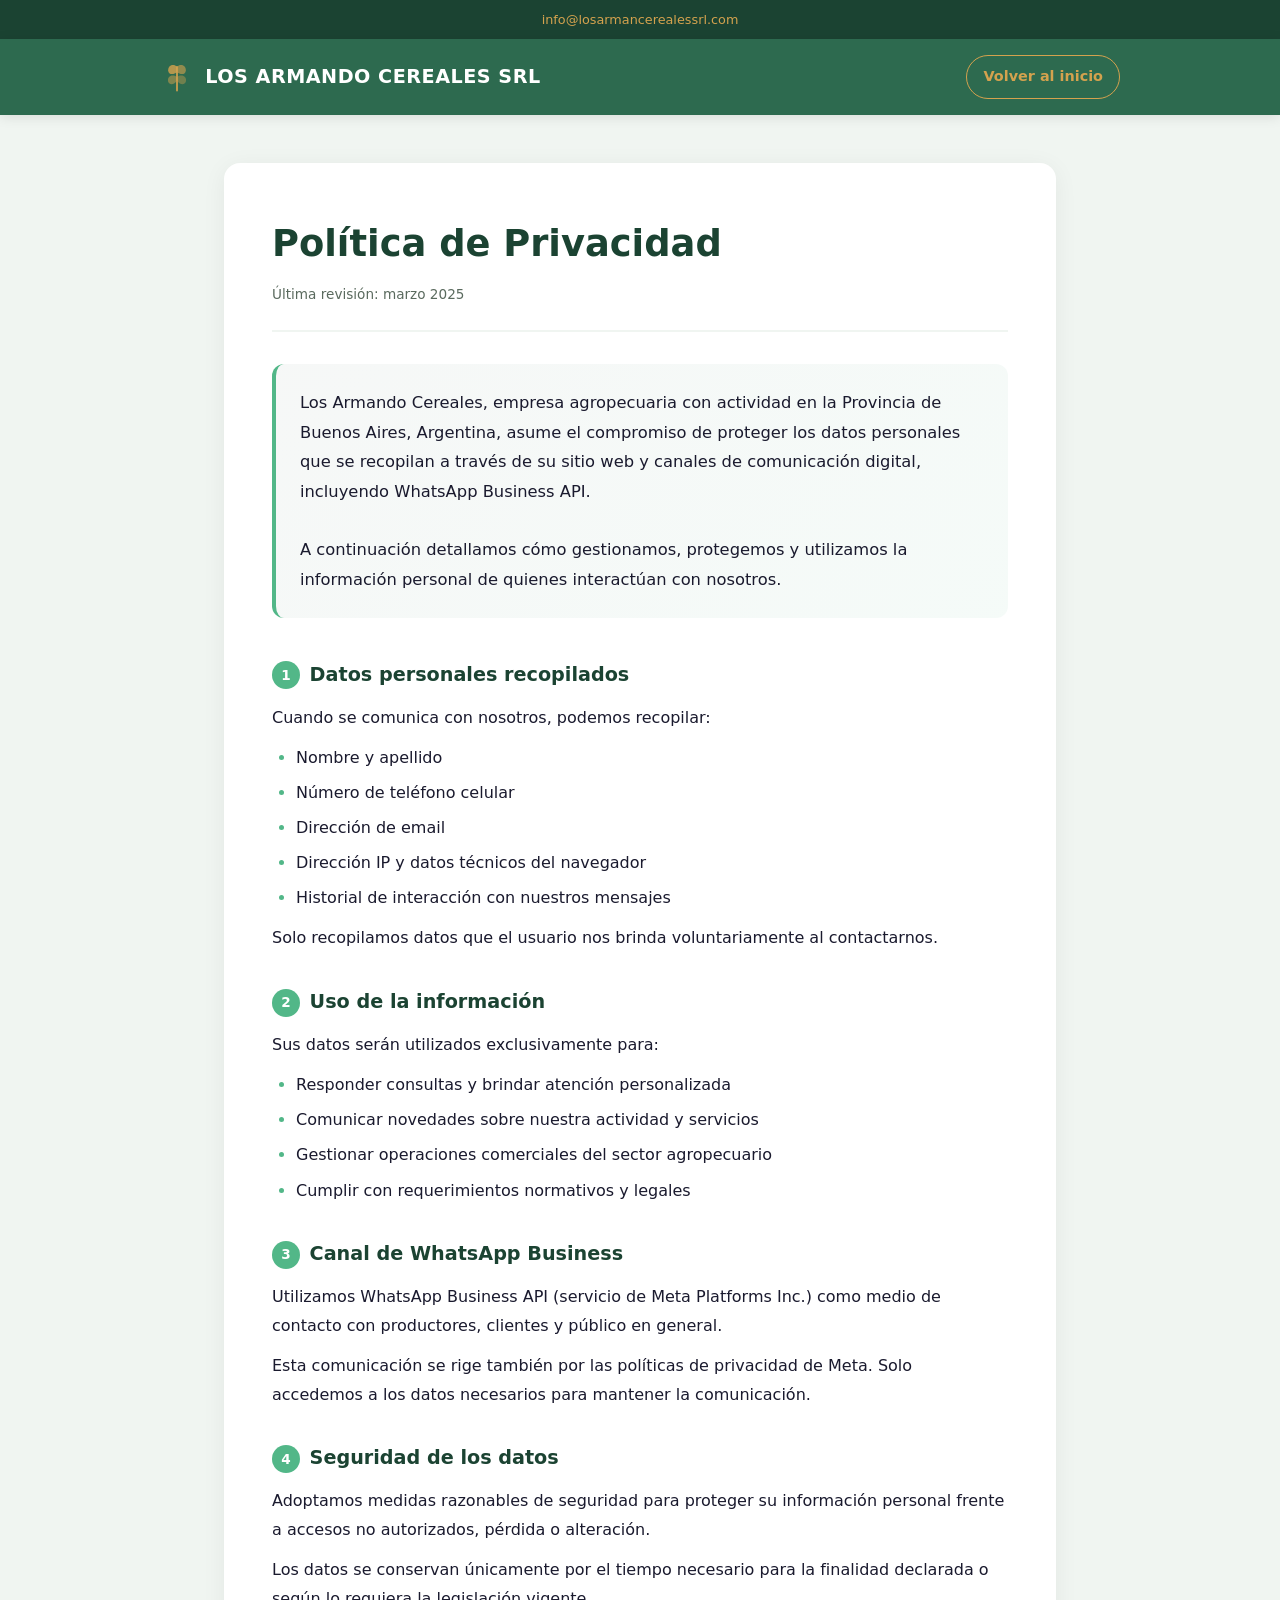
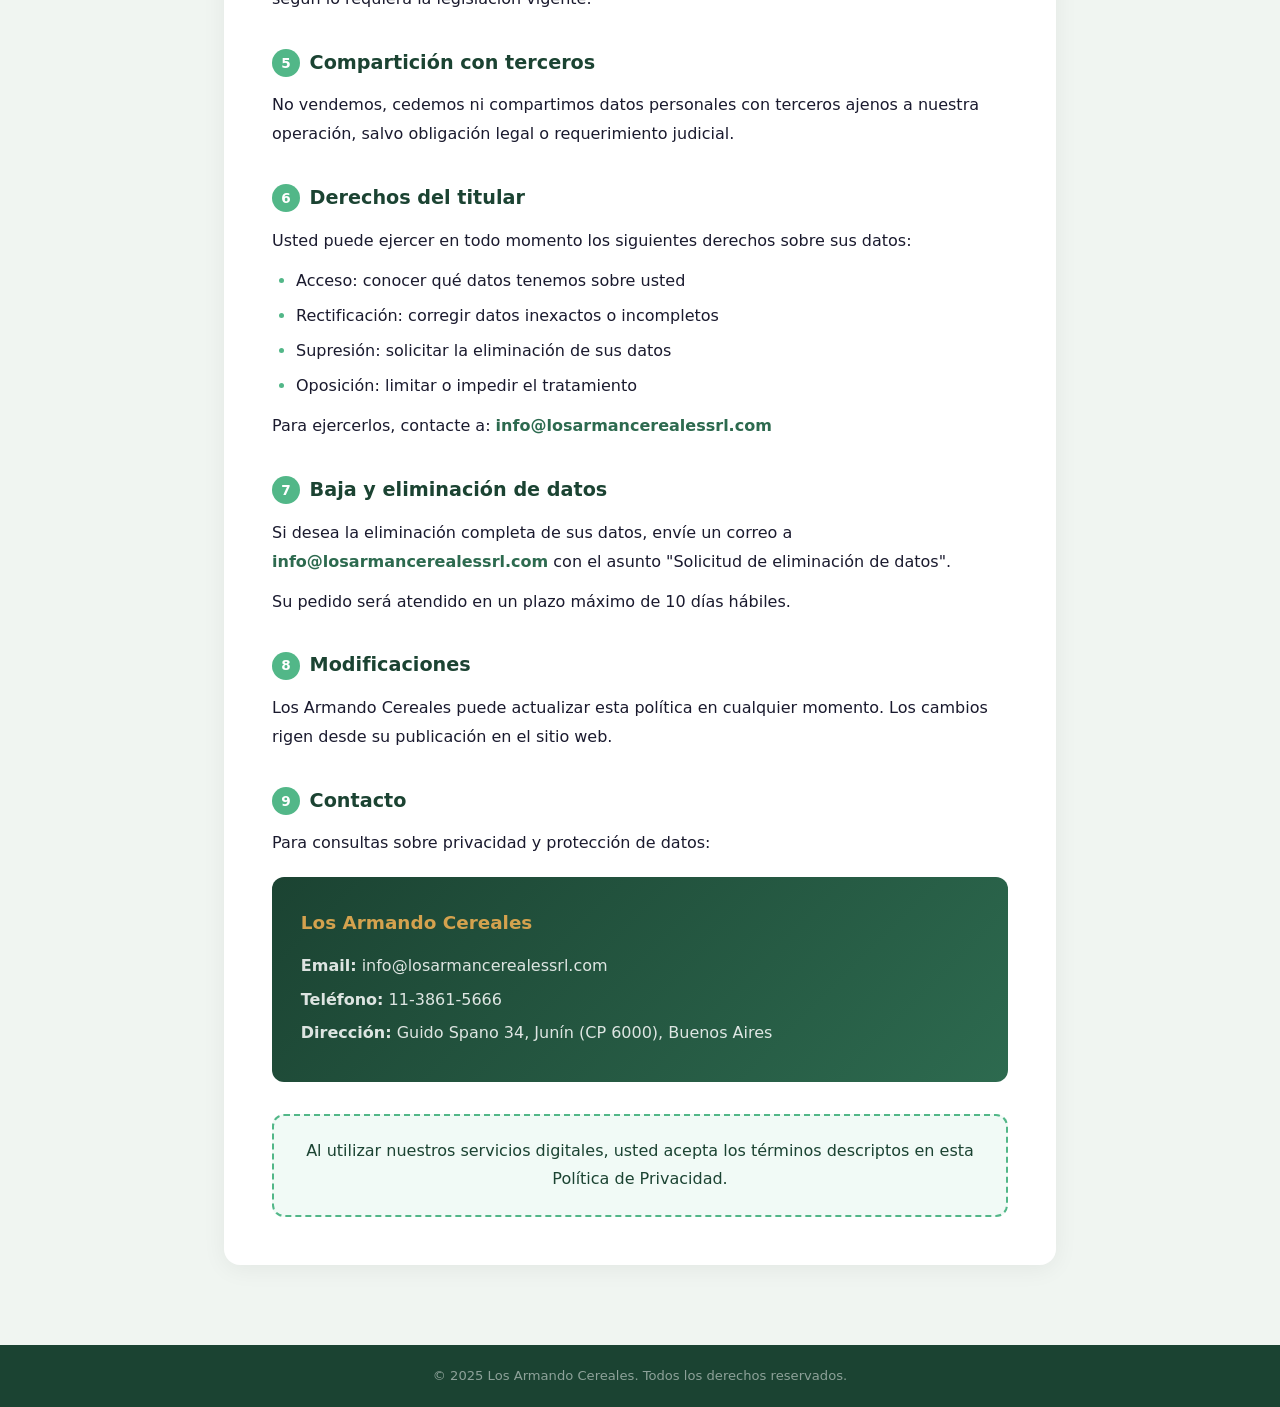
<file: politica-privacidad.html>
<!DOCTYPE html>
<html lang="es">
<head>
    <meta charset="UTF-8">
    <meta name="viewport" content="width=device-width, initial-scale=1.0">
    <title>Política de Privacidad - Los Armando Cereales SRL</title>
    <link rel="icon" type="image/svg+xml" href="favicon.svg">
    <style>
        :root {
            --primary: #1b4332;
            --secondary: #2d6a4f;
            --light-green: #52b788;
            --accent: #d4a24e;
            --bg-light: #f0f5f1;
            --bg-white: #ffffff;
            --text-dark: #1a1a2e;
            --text-gray: #5a6a5e;
        }

        * {
            margin: 0;
            padding: 0;
            box-sizing: border-box;
        }

        body {
            font-family: system-ui, -apple-system, 'Segoe UI', Roboto, sans-serif;
            line-height: 1.8;
            color: var(--text-dark);
            background: var(--bg-light);
        }

        /* Top Bar */
        .top-bar {
            background: var(--primary);
            color: rgba(255,255,255,0.7);
            font-size: 0.8rem;
            padding: 0.5rem 1.5rem;
            text-align: center;
        }

        .top-bar a {
            color: var(--accent);
            text-decoration: none;
        }

        /* Header */
        .site-header {
            background: var(--secondary);
            color: white;
            padding: 1rem 2rem;
            position: sticky;
            top: 0;
            z-index: 100;
            box-shadow: 0 2px 12px rgba(0,0,0,0.1);
        }

        .site-header-inner {
            max-width: 960px;
            margin: 0 auto;
            display: flex;
            justify-content: space-between;
            align-items: center;
        }

        .brand-link {
            display: flex;
            align-items: center;
            gap: 0.7rem;
            text-decoration: none;
            color: white;
        }

        .brand-link svg {
            width: 34px;
            height: 34px;
            color: var(--accent);
        }

        .brand-link strong {
            font-size: 1.2rem;
            letter-spacing: 0.5px;
        }

        .back-btn {
            color: var(--accent);
            text-decoration: none;
            font-weight: 600;
            font-size: 0.9rem;
            padding: 0.5rem 1rem;
            border: 1px solid var(--accent);
            border-radius: 50px;
            transition: all 0.3s ease;
        }

        .back-btn:hover {
            background: var(--accent);
            color: var(--primary);
        }

        /* Main */
        .main-wrapper {
            max-width: 880px;
            margin: 0 auto;
            padding: 3rem 1.5rem;
        }

        .policy-box {
            background: white;
            border-radius: 16px;
            padding: 3rem;
            box-shadow: 0 4px 24px rgba(0,0,0,0.06);
        }

        .policy-box h1 {
            font-size: 2.3rem;
            color: var(--primary);
            margin-bottom: 0.3rem;
        }

        .date-line {
            color: var(--text-gray);
            font-size: 0.85rem;
            margin-bottom: 2rem;
            padding-bottom: 1.5rem;
            border-bottom: 2px solid var(--bg-light);
        }

        .intro-highlight {
            padding: 1.5rem;
            background: linear-gradient(135deg, rgba(27, 67, 50, 0.04), rgba(82, 183, 136, 0.06));
            border-radius: 12px;
            border-left: 4px solid var(--light-green);
            margin-bottom: 2.5rem;
            font-size: 1.02rem;
        }

        .policy-section {
            margin-bottom: 2rem;
        }

        .policy-section h2 {
            font-size: 1.2rem;
            color: var(--primary);
            margin-bottom: 0.7rem;
            display: flex;
            align-items: center;
            gap: 0.6rem;
        }

        .num-badge {
            background: var(--light-green);
            color: white;
            width: 28px;
            height: 28px;
            border-radius: 50%;
            display: inline-flex;
            align-items: center;
            justify-content: center;
            font-size: 0.85rem;
            font-weight: bold;
            flex-shrink: 0;
        }

        .policy-section p {
            margin-bottom: 0.7rem;
            color: var(--text-dark);
        }

        .policy-section ul {
            margin: 0.7rem 0 0.7rem 1.5rem;
        }

        .policy-section ul li {
            margin-bottom: 0.4rem;
            color: var(--text-dark);
        }

        .policy-section ul li::marker {
            color: var(--light-green);
        }

        .contact-email {
            color: var(--secondary);
            font-weight: 600;
            text-decoration: none;
        }

        .contact-email:hover {
            color: var(--accent);
        }

        .contact-card {
            background: linear-gradient(135deg, var(--primary), var(--secondary));
            color: white;
            padding: 1.8rem;
            border-radius: 12px;
            margin-top: 1.2rem;
        }

        .contact-card h4 {
            color: var(--accent);
            font-size: 1.15rem;
            margin-bottom: 0.8rem;
        }

        .contact-card p {
            color: rgba(255,255,255,0.85);
            margin-bottom: 0.3rem;
        }

        .consent-note {
            margin-top: 2rem;
            padding: 1.3rem;
            background: rgba(82, 183, 136, 0.08);
            border: 2px dashed var(--light-green);
            border-radius: 12px;
            text-align: center;
            font-weight: 500;
            color: var(--primary);
        }

        /* Footer */
        .page-foot {
            background: var(--primary);
            color: rgba(255,255,255,0.5);
            text-align: center;
            padding: 1.2rem;
            font-size: 0.82rem;
            margin-top: 2rem;
        }

        @media (max-width: 768px) {
            .policy-box {
                padding: 2rem 1.2rem;
                border-radius: 12px;
            }
            .policy-box h1 {
                font-size: 1.8rem;
            }
            .site-header-inner {
                flex-direction: column;
                gap: 0.7rem;
            }
        }
    </style>
</head>
<body>
    <div class="top-bar">
        <a href="mailto:info@losarmancerealessrl.com">info@losarmancerealessrl.com</a>
    </div>

    <header class="site-header">
        <div class="site-header-inner">
            <a href="index.html" class="brand-link">
                <svg viewBox="0 0 50 50" xmlns="http://www.w3.org/2000/svg">
                    <path d="M25 45 C25 45 25 20 25 10" stroke="currentColor" stroke-width="2.5" fill="none" stroke-linecap="round"/>
                    <path d="M25 10 C20 5 12 8 12 15 C12 22 20 22 25 18" fill="currentColor" opacity="0.8"/>
                    <path d="M25 10 C30 5 38 8 38 15 C38 22 30 22 25 18" fill="currentColor" opacity="0.6"/>
                    <path d="M25 25 C18 20 10 24 12 32 C14 38 22 36 25 30" fill="currentColor" opacity="0.5"/>
                    <path d="M25 25 C32 20 40 24 38 32 C36 38 28 36 25 30" fill="currentColor" opacity="0.4"/>
                </svg>
                <strong>LOS ARMANDO CEREALES SRL</strong>
            </a>
            <a href="index.html" class="back-btn">Volver al inicio</a>
        </div>
    </header>

    <main class="main-wrapper">
        <div class="policy-box">
            <h1>Política de Privacidad</h1>
            <p class="date-line">Última revisión: marzo 2025</p>

            <div class="intro-highlight">
                Los Armando Cereales, empresa agropecuaria con actividad en la Provincia de Buenos Aires, Argentina, asume el compromiso de proteger los datos personales que se recopilan a través de su sitio web y canales de comunicación digital, incluyendo WhatsApp Business API.
                <br><br>
                A continuación detallamos cómo gestionamos, protegemos y utilizamos la información personal de quienes interactúan con nosotros.
            </div>

            <div class="policy-section">
                <h2><span class="num-badge">1</span> Datos personales recopilados</h2>
                <p>Cuando se comunica con nosotros, podemos recopilar:</p>
                <ul>
                    <li>Nombre y apellido</li>
                    <li>Número de teléfono celular</li>
                    <li>Dirección de email</li>
                    <li>Dirección IP y datos técnicos del navegador</li>
                    <li>Historial de interacción con nuestros mensajes</li>
                </ul>
                <p>Solo recopilamos datos que el usuario nos brinda voluntariamente al contactarnos.</p>
            </div>

            <div class="policy-section">
                <h2><span class="num-badge">2</span> Uso de la información</h2>
                <p>Sus datos serán utilizados exclusivamente para:</p>
                <ul>
                    <li>Responder consultas y brindar atención personalizada</li>
                    <li>Comunicar novedades sobre nuestra actividad y servicios</li>
                    <li>Gestionar operaciones comerciales del sector agropecuario</li>
                    <li>Cumplir con requerimientos normativos y legales</li>
                </ul>
            </div>

            <div class="policy-section">
                <h2><span class="num-badge">3</span> Canal de WhatsApp Business</h2>
                <p>Utilizamos WhatsApp Business API (servicio de Meta Platforms Inc.) como medio de contacto con productores, clientes y público en general.</p>
                <p>Esta comunicación se rige también por las políticas de privacidad de Meta. Solo accedemos a los datos necesarios para mantener la comunicación.</p>
            </div>

            <div class="policy-section">
                <h2><span class="num-badge">4</span> Seguridad de los datos</h2>
                <p>Adoptamos medidas razonables de seguridad para proteger su información personal frente a accesos no autorizados, pérdida o alteración.</p>
                <p>Los datos se conservan únicamente por el tiempo necesario para la finalidad declarada o según lo requiera la legislación vigente.</p>
            </div>

            <div class="policy-section">
                <h2><span class="num-badge">5</span> Compartición con terceros</h2>
                <p>No vendemos, cedemos ni compartimos datos personales con terceros ajenos a nuestra operación, salvo obligación legal o requerimiento judicial.</p>
            </div>

            <div class="policy-section">
                <h2><span class="num-badge">6</span> Derechos del titular</h2>
                <p>Usted puede ejercer en todo momento los siguientes derechos sobre sus datos:</p>
                <ul>
                    <li>Acceso: conocer qué datos tenemos sobre usted</li>
                    <li>Rectificación: corregir datos inexactos o incompletos</li>
                    <li>Supresión: solicitar la eliminación de sus datos</li>
                    <li>Oposición: limitar o impedir el tratamiento</li>
                </ul>
                <p>Para ejercerlos, contacte a: <a href="mailto:info@losarmancerealessrl.com" class="contact-email">info@losarmancerealessrl.com</a></p>
            </div>

            <div class="policy-section">
                <h2><span class="num-badge">7</span> Baja y eliminación de datos</h2>
                <p>Si desea la eliminación completa de sus datos, envíe un correo a <a href="mailto:info@losarmancerealessrl.com" class="contact-email">info@losarmancerealessrl.com</a> con el asunto "Solicitud de eliminación de datos".</p>
                <p>Su pedido será atendido en un plazo máximo de 10 días hábiles.</p>
            </div>

            <div class="policy-section">
                <h2><span class="num-badge">8</span> Modificaciones</h2>
                <p>Los Armando Cereales puede actualizar esta política en cualquier momento. Los cambios rigen desde su publicación en el sitio web.</p>
            </div>

            <div class="policy-section">
                <h2><span class="num-badge">9</span> Contacto</h2>
                <p>Para consultas sobre privacidad y protección de datos:</p>
                <div class="contact-card">
                    <h4>Los Armando Cereales</h4>
                    <p><strong>Email:</strong> info@losarmancerealessrl.com</p>
                    <p><strong>Teléfono:</strong> 11-3861-5666</p>
                    <p><strong>Dirección:</strong> Guido Spano 34, Junín (CP 6000), Buenos Aires</p>
                </div>
            </div>

            <div class="consent-note">
                Al utilizar nuestros servicios digitales, usted acepta los términos descriptos en esta Política de Privacidad.
            </div>
        </div>
    </main>

    <footer class="page-foot">
        <p>&copy; 2025 Los Armando Cereales. Todos los derechos reservados.</p>
    </footer>
</body>
</html>
</file>
